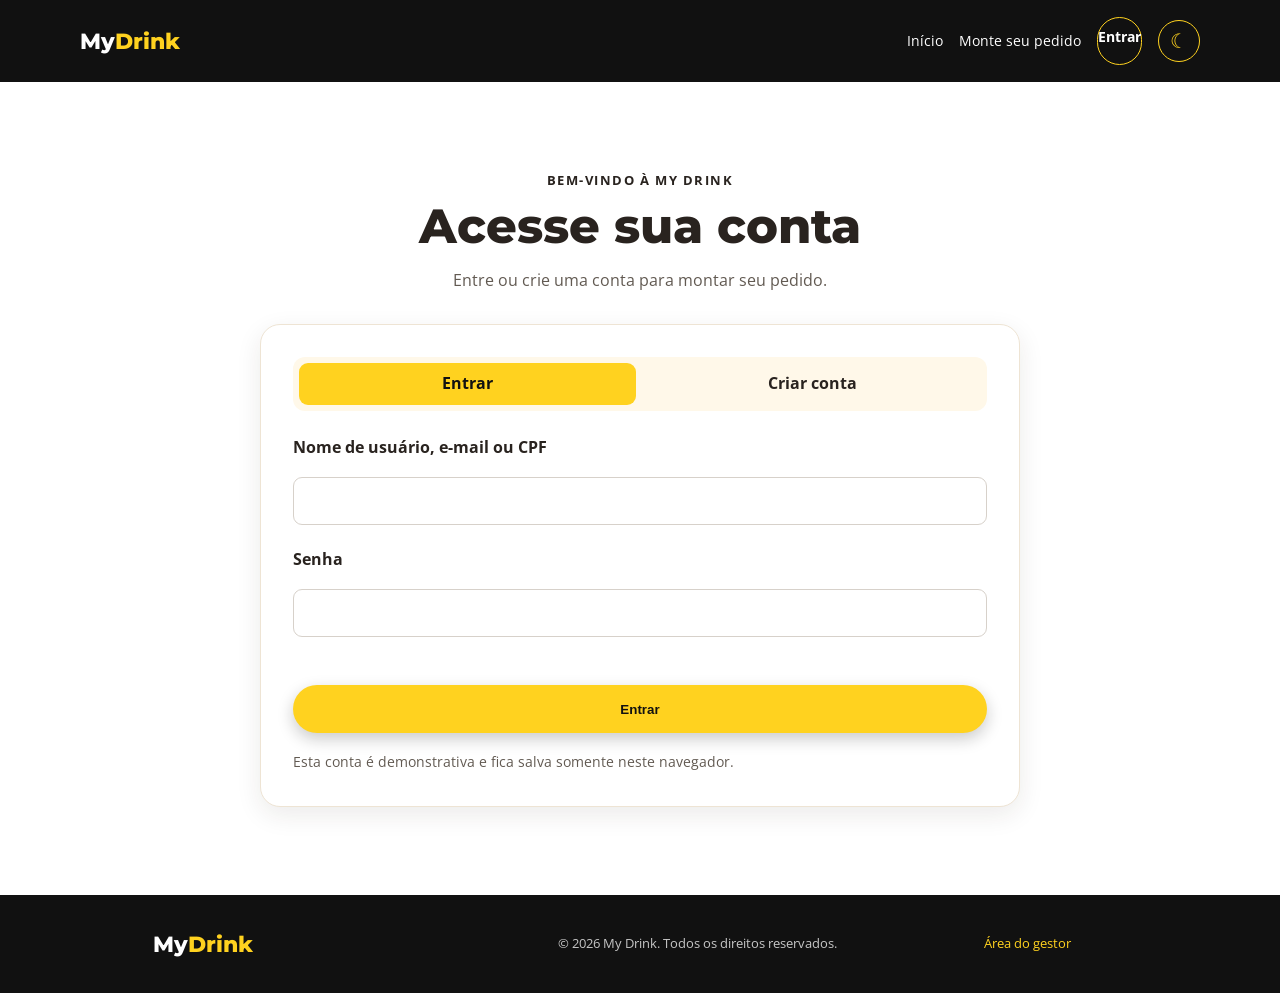
<file: auth.html>
<!DOCTYPE html>
<html lang="pt-BR">
<head>
  <meta charset="UTF-8">
  <meta name="viewport" content="width=device-width, initial-scale=1.0">
  <meta name="description" content="Entre ou crie sua conta My Drink.">
  <title>Entrar ou criar conta | My Drink</title>
  <script src="storage.js"></script>
  <link rel="preconnect" href="https://fonts.googleapis.com">
  <link rel="preconnect" href="https://fonts.gstatic.com" crossorigin>
  <link href="https://fonts.googleapis.com/css2?family=Montserrat:wght@600;700;800&family=Open+Sans:wght@400;600;700&display=swap" rel="stylesheet">
  <link rel="stylesheet" href="style.css">
  <script src="script.js" defer></script>
  <script src="auth.js" defer></script>
</head>
<body>
  <header class="site-header">
    <nav class="navigation container" aria-label="Navegação principal">
      <a class="brand" href="index.html" aria-label="My Drink - início">My<span>Drink</span></a>
      <button class="menu-toggle" type="button" aria-label="Abrir menu" aria-expanded="false" aria-controls="menu-principal">
        <span></span><span></span><span></span>
      </button>
      <ul class="nav-links" id="menu-principal">
        <li><a href="index.html">Início</a></li>
        <li><a class="order-link" href="pedido.html">Monte seu pedido</a></li>
        <li data-customer-menu></li>
        <li><button class="theme-toggle" type="button" data-theme-toggle aria-label="Alternar tema"></button></li>
      </ul>
    </nav>
  </header>

  <main class="page-main">
    <section class="section section-light" aria-labelledby="auth-title">
      <div class="container auth-layout">
        <div class="section-heading">
          <p class="eyebrow">Bem-vindo à My Drink</p>
          <h1 class="page-title" id="auth-title">Acesse sua conta</h1>
          <p>Entre ou crie uma conta para montar seu pedido.</p>
        </div>

        <div class="auth-card">
          <div class="auth-tabs" role="tablist" aria-label="Acesso à conta">
            <button class="auth-tab is-active" id="tab-login" type="button" role="tab" tabindex="0" aria-selected="true" aria-controls="panel-login">Entrar</button>
            <button class="auth-tab" id="tab-register" type="button" role="tab" tabindex="-1" aria-selected="false" aria-controls="panel-register">Criar conta</button>
          </div>

          <section class="auth-panel" id="panel-login" role="tabpanel" aria-labelledby="tab-login">
            <form id="login-form" novalidate>
              <label for="login-credential">Nome de usuário, e-mail ou CPF</label>
              <input id="login-credential" name="credential" autocomplete="username" required aria-describedby="login-error">
              <label for="login-password">Senha</label>
              <input id="login-password" name="password" type="password" autocomplete="current-password" required aria-describedby="login-error">
              <p class="form-message" id="login-error" role="alert" aria-live="polite"></p>
              <button class="button button-primary form-submit" type="submit">Entrar</button>
            </form>
          </section>

          <section class="auth-panel" id="panel-register" role="tabpanel" aria-labelledby="tab-register" hidden>
            <form id="register-form" novalidate>
              <label for="register-name">Nome completo</label>
              <input id="register-name" name="name" autocomplete="name" required aria-describedby="register-error">
              <label for="register-username">Nome de usuário</label>
              <input id="register-username" name="username" autocomplete="username" minlength="3" maxlength="24" pattern="[A-Za-z0-9._-]{3,24}" required aria-describedby="register-username-help register-error">
              <p class="field-help" id="register-username-help">Use de 3 a 24 letras sem acento, números, ponto, hífen ou sublinhado. Você poderá entrar com esse nome.</p>
              <label for="register-cpf">CPF</label>
              <input id="register-cpf" name="cpf" inputmode="numeric" autocomplete="off" placeholder="000.000.000-00" maxlength="14" required aria-describedby="register-error">
              <label for="register-phone">Telefone / WhatsApp</label>
              <input id="register-phone" name="phone" type="tel" inputmode="tel" autocomplete="tel" placeholder="(00) 00000-0000" maxlength="15" required aria-describedby="register-error">
              <label for="register-email">E-mail</label>
              <input id="register-email" name="email" type="email" autocomplete="email" required aria-describedby="register-error">
              <label for="register-birthdate">Data de nascimento</label>
              <input id="register-birthdate" name="birthdate" type="date" autocomplete="bday" required aria-describedby="register-error">
              <label for="register-password">Senha (mínimo 6 caracteres)</label>
              <input id="register-password" name="password" type="password" autocomplete="new-password" minlength="6" required aria-describedby="register-error">
              <label for="register-confirm">Confirme a senha</label>
              <input id="register-confirm" name="confirm" type="password" autocomplete="new-password" minlength="6" required aria-describedby="register-error">
              <p class="form-message" id="register-error" role="alert" aria-live="polite"></p>
              <button class="button button-primary form-submit" type="submit">Criar conta</button>
            </form>
          </section>
          <p class="demo-notice">Esta conta é demonstrativa e fica salva somente neste navegador.</p>
        </div>
      </div>
    </section>
  </main>

  <footer class="site-footer">
    <div class="container footer-content">
      <a class="brand brand-footer" href="index.html">My<span>Drink</span></a>
      <p class="copyright">© <span id="current-year">2026</span> My Drink. Todos os direitos reservados.</p>
      <a class="manager-footer-link" href="gestor-login.html">Área do gestor</a>
    </div>
  </footer>
</body>
</html>
</file>
<file: style.css>
:root {
  color-scheme: light;
  --color-brand: #ffd21f;
  --color-brand-hover: #e6bd00;
  --color-brand-pale: #fff7cf;
  --color-black: #111111;
  --color-white: #ffffff;
  --color-cream: #fff8e9;
  --color-text: #29231f;
  --color-muted: #625a52;
  --color-ice-pale: #f2f5ee;
  --color-acai-pale: #f1eafa;
  --color-page: #ffffff;
  --color-section: #fff8e9;
  --color-surface: #ffffff;
  --color-input: #ffffff;
  --color-border: #eee4d4;
  --color-border-muted: #d7d1ca;
  --color-disabled-text: #8a8178;
  --color-open-bg: #e4f4e8;
  --color-open-text: #155b2b;
  --color-closed-bg: #fff0ef;
  --color-closed-text: #8d1018;
  --color-stock-low-bg: #fff4d1;
  --color-stock-low-text: #634900;
  --color-stock-zero-bg: #ffe3e0;
  --color-stock-zero-text: #8d1018;
  --color-green: #168a47;
  --color-green-dark: #116f39;
  --color-hero-start: #292929;
  --color-hero-overlay: rgba(0, 0, 0, 0.82);
  --color-hero-overlay-soft: rgba(0, 0, 0, 0.38);
  --color-stamp-shadow: rgba(17, 17, 17, 0.35);
  --color-button-shadow: rgba(17, 17, 17, 0.22);
  --color-card-shadow: rgba(45, 28, 17, 0.09);
  --color-card-shadow-hover: rgba(45, 28, 17, 0.16);
  --color-placeholder-glow: rgba(255, 210, 31, 0.32);
  --color-placeholder-shadow: rgba(0, 0, 0, 0.25);
  --color-border-accent: rgba(17, 17, 17, 0.18);
  --color-footer-muted: rgba(255, 255, 255, 0.76);
  --color-float-shadow: rgba(0, 0, 0, 0.2);
  --color-dialog-backdrop: rgba(0, 0, 0, 0.88);
  --color-dialog-control-border: rgba(255, 255, 255, 0.55);
  --color-hero-text: rgba(255, 255, 255, 0.94);
  --color-transparent: transparent;
  --color-stock-drinks: #ffd21f;
  --color-stock-ice: #b99a39;
  --color-stock-acai: #7651a5;
  --color-chart-track: #393939;
  --color-chart-bar: #ffd21f;
  --color-danger: #b42318;
  --color-danger-bg: #b42318;
  --color-error-bg: #fff0ef;
  --color-error-text: #8d1018;
  --color-notice-bg: #fff4d1;
  --color-notice-text: #634900;
  --color-focus: #111111;
  --color-button-border: #111111;
  --font-heading: "Montserrat", sans-serif;
  --font-body: "Open Sans", sans-serif;
  --content-width: 1120px;
  --header-height: 76px;
}

[data-theme="dark"] {
  color-scheme: dark;
  --color-black: #111111;
  --color-page: #202124;
  --color-section: #292b2e;
  --color-surface: #303236;
  --color-input: #25272a;
  --color-text: #f4f4f4;
  --color-muted: #c4c7cc;
  --color-brand-pale: #49421f;
  --color-ice-pale: #303630;
  --color-acai-pale: #3b3048;
  --color-border: #484b50;
  --color-border-muted: #5e6268;
  --color-disabled-text: #b9bfc5;
  --color-open-bg: #21432d;
  --color-open-text: #b6ebc4;
  --color-closed-bg: #49282b;
  --color-closed-text: #ffc0c0;
  --color-stock-low-bg: #473b1f;
  --color-stock-low-text: #ffe38a;
  --color-stock-zero-bg: #4b2929;
  --color-stock-zero-text: #ffc0c0;
  --color-card-shadow: rgba(0, 0, 0, 0.22);
  --color-card-shadow-hover: rgba(0, 0, 0, 0.38);
  --color-border-accent: rgba(255, 210, 31, 0.4);
  --color-chart-track: #484b50;
  --color-notice-bg: #473b1f;
  --color-notice-text: #ffe38a;
  --color-error-bg: #49282b;
  --color-error-text: #ffc0c0;
  --color-danger: #ff8a80;
  --color-focus: #ffd21f;
  --color-button-border: #ffd21f;
}

* {
  box-sizing: border-box;
}

html {
  scroll-behavior: smooth;
  scroll-padding-top: calc(var(--header-height) + 16px);
}

body {
  margin: 0;
  color: var(--color-text);
  background: var(--color-page);
  font-family: var(--font-body);
  line-height: 1.6;
  transition: background-color 200ms ease, color 200ms ease;
}

img {
  display: block;
  max-width: 100%;
}

a {
  color: inherit;
}

button,
a {
  -webkit-tap-highlight-color: var(--color-transparent);
}

button:focus-visible,
a:focus-visible {
  outline: 3px solid var(--color-focus);
  outline-offset: 3px;
}

.site-header :focus-visible,
.hero :focus-visible,
.site-footer :focus-visible,
.instagram-card :focus-visible,
.lightbox :focus-visible {
  outline-color: var(--color-brand);
}

.container {
  width: min(100% - 40px, var(--content-width));
  margin-inline: auto;
}

.site-header {
  position: fixed;
  z-index: 20;
  inset: 0 0 auto;
  --header-height: 76px;
  background: var(--color-black);
  color: var(--color-white);
  transition: box-shadow 180ms ease;
}

.site-header.is-scrolled {
  --header-height: 62px;
  box-shadow: 0 5px 18px var(--color-float-shadow);
}

.navigation {
  display: flex;
  min-height: var(--header-height);
  align-items: center;
  justify-content: space-between;
  transition: min-height 180ms ease;
}

.brand {
  color: var(--color-white);
  font-family: var(--font-heading);
  font-size: 1.35rem;
  font-weight: 800;
  text-decoration: none;
}

.brand span {
  color: var(--color-brand);
}

.menu-toggle {
  display: grid;
  width: 44px;
  height: 44px;
  align-content: center;
  justify-items: center;
  gap: 5px;
  border: 0;
  border-radius: 8px;
  background: var(--color-transparent);
  cursor: pointer;
}

.menu-toggle span {
  width: 24px;
  height: 2px;
  border-radius: 2px;
  background: var(--color-white);
}

.nav-links {
  position: absolute;
  top: var(--header-height);
  right: 0;
  left: 0;
  display: none;
  margin: 0;
  padding: 12px 20px 20px;
  list-style: none;
  background: var(--color-black);
}

.nav-links.is-open {
  display: grid;
  gap: 4px;
}

.nav-links a {
  display: block;
  padding: 10px 0;
  color: var(--color-white);
  font-size: 0.95rem;
  text-decoration: none;
  transition: color 160ms ease;
}

.nav-links a:hover,
.nav-links a:focus-visible,
.nav-links a.is-active {
  color: var(--color-brand);
}

main {
  padding-top: var(--header-height);
}

.hero {
  position: relative;
  display: flex;
  min-height: min(650px, calc(100svh - var(--header-height)));
  align-items: center;
  overflow: hidden;
  background-color: var(--color-black);
  background-image:
    linear-gradient(90deg, var(--color-hero-overlay), var(--color-hero-overlay-soft)),
    url("images/fachada.jpg"),
    linear-gradient(135deg, var(--color-hero-start), var(--color-black));
  background-position: center;
  background-size: cover;
  color: var(--color-white);
}

.hero-content {
  position: relative;
  padding-block: 70px;
}

.eyebrow {
  margin: 0 0 10px;
  color: var(--color-text);
  font-size: 0.8rem;
  font-weight: 700;
  letter-spacing: 0.12em;
  text-transform: uppercase;
}

.hero .eyebrow {
  color: var(--color-brand);
}

h1,
h2,
h3 {
  margin-top: 0;
  font-family: var(--font-heading);
  line-height: 1.2;
}

h1 {
  max-width: 760px;
  margin-bottom: 14px;
  font-size: clamp(2.8rem, 11vw, 5.2rem);
  font-weight: 800;
}

h2 {
  margin-bottom: 18px;
  font-size: clamp(1.8rem, 7vw, 2.5rem);
  font-weight: 800;
}

h3 {
  margin-bottom: 8px;
  font-size: 1.15rem;
}

.hero-copy {
  max-width: 520px;
  margin: 0 0 22px;
  color: var(--color-hero-text);
  font-size: 1.05rem;
}

.factory-stamp {
  display: grid;
  width: 150px;
  min-height: 68px;
  place-content: center;
  margin-bottom: 24px;
  border: 2px dashed var(--color-black);
  border-radius: 10px 24px 10px 24px;
  background: var(--color-brand);
  box-shadow: 4px 5px 0 var(--color-stamp-shadow);
  color: var(--color-black);
  line-height: 1.1;
  text-align: center;
  transform: rotate(-3deg);
}

.factory-stamp span {
  font-size: 0.75rem;
  font-weight: 700;
  text-transform: uppercase;
}

.factory-stamp strong {
  font-family: var(--font-heading);
  font-size: 1.2rem;
  text-transform: uppercase;
}

.button {
  display: inline-flex;
  min-height: 48px;
  align-items: center;
  justify-content: center;
  padding: 12px 22px;
  border: 0;
  border-radius: 999px;
  font-weight: 700;
  text-align: center;
  text-decoration: none;
  transition: background-color 160ms ease, transform 160ms ease, box-shadow 160ms ease;
}

.button:hover {
  transform: translateY(-2px);
}

.button-primary {
  background: var(--color-brand);
  box-shadow: 0 6px 16px var(--color-button-shadow);
  color: var(--color-black);
}

.hero .button-primary {
  border: 2px solid var(--color-black);
}

.button-primary:hover {
  background: var(--color-brand-hover);
}

.opening-badge {
  display: inline-flex;
  min-height: 36px;
  align-items: center;
  margin-left: 10px;
  padding: 6px 12px;
  border-radius: 999px;
  background: var(--color-white);
  color: var(--color-text);
  font-size: 0.85rem;
  font-weight: 700;
}

.opening-badge[hidden] {
  display: none;
}

.opening-badge.is-open {
  background: var(--color-open-bg);
  color: var(--color-open-text);
}

.opening-badge.is-closed {
  background: var(--color-closed-bg);
  color: var(--color-closed-text);
}

.marquee {
  overflow: hidden;
  padding-block: 12px;
  border-bottom: 2px solid var(--color-brand);
  background: var(--color-black);
  color: var(--color-brand);
  font-family: var(--font-heading);
  font-size: 0.95rem;
  font-weight: 800;
  letter-spacing: 0.08em;
}

.marquee-track {
  display: flex;
  width: max-content;
  animation: marquee-scroll 24s linear infinite;
}

.marquee-track span {
  flex: 0 0 auto;
  padding-inline: 24px;
  white-space: nowrap;
}

.marquee-track b {
  padding-inline: 8px;
  color: var(--color-white);
}

@keyframes marquee-scroll {
  to {
    transform: translateX(-50%);
  }
}

.section {
  padding-block: 72px;
  scroll-margin-top: calc(var(--header-height) + 10px);
}

.section-light {
  background: var(--color-page);
}

.section-soft {
  background: var(--color-section);
}

.about-content {
  max-width: 800px;
  margin-inline: auto;
  text-align: center;
}

.about-content > p:last-child {
  margin-bottom: 0;
  color: var(--color-muted);
  font-size: 1.05rem;
}

.section-heading {
  margin-bottom: 30px;
  text-align: center;
}

.section-heading .eyebrow {
  margin-bottom: 8px;
}

.section-heading h2 {
  margin-bottom: 10px;
}

.section-heading > p:last-child:not(.eyebrow) {
  margin: 0;
  color: var(--color-muted);
}

.product-grid,
.contact-grid {
  display: grid;
  gap: 20px;
}

.product-card,
.contact-card {
  overflow: hidden;
  border-radius: 18px;
  background: var(--color-surface);
  box-shadow: 0 8px 26px var(--color-card-shadow);
  transition: box-shadow 180ms ease, transform 180ms ease;
}

.product-card {
  border-top: 5px solid var(--color-brand);
}

.product-card--drinks .card-copy {
  background: var(--color-brand-pale);
}

.product-card--ice {
  border-color: var(--color-stock-ice);
}

.product-card--ice .card-copy {
  background: var(--color-ice-pale);
}

.product-card--acai {
  border-color: var(--color-stock-acai);
}

.product-card--acai .card-copy {
  background: var(--color-acai-pale);
}

.product-card--drinks .image-frame,
.product-card--ice .image-frame,
.product-card--acai .image-frame {
  aspect-ratio: 4 / 5;
  min-height: 0;
}

.product-card--drinks .image-frame img,
.product-card--ice .image-frame img,
.product-card--acai .image-frame img {
  height: 100%;
  object-fit: cover;
  object-position: center;
}

.product-card:hover {
  box-shadow: 0 16px 34px var(--color-card-shadow-hover);
  transform: translateY(-5px);
}

.image-frame {
  position: relative;
  display: block;
  min-height: 180px;
  overflow: hidden;
  background: linear-gradient(135deg, var(--color-black), var(--color-hero-start));
}

.image-frame img {
  width: 100%;
  height: 210px;
  object-fit: cover;
}

.image-frame.is-missing img {
  opacity: 0;
}

.image-placeholder {
  position: absolute;
  inset: 0;
  display: none;
  place-items: center;
  background:
    radial-gradient(circle at 75% 25%, var(--color-placeholder-glow), var(--color-transparent) 28%),
    linear-gradient(135deg, var(--color-black), var(--color-hero-start));
  color: var(--color-brand);
  font-family: var(--font-heading);
  font-size: 1rem;
  font-weight: 800;
  letter-spacing: 0.04em;
  text-shadow: 0 2px 6px var(--color-placeholder-shadow);
}

.image-frame.is-missing .image-placeholder {
  display: grid;
}

.card-copy {
  min-height: 132px;
  padding: 20px;
}

.card-copy p,
.contact-card p {
  margin: 0;
  color: var(--color-muted);
}

.store-hours {
  display: grid;
  gap: 7px;
}

.store-hours .hours-note {
  margin-top: 3px;
}

.contact-opening-badge,
.store-opening-badge,
.manager-opening-badge {
  width: fit-content;
  margin: 4px 0 0;
}

.gallery-grid {
  display: grid;
  grid-template-columns: repeat(2, minmax(0, 1fr));
  gap: 12px;
}

.gallery-trigger {
  min-width: 0;
  padding: 0;
  overflow: hidden;
  border: 0;
  border-radius: 14px;
  background: var(--color-transparent);
  cursor: pointer;
  text-align: left;
}

.gallery-trigger .image-frame {
  min-height: 0;
  aspect-ratio: 1 / 1;
  border-radius: 14px;
}

.gallery-trigger .image-frame img {
  width: 100%;
  height: 100%;
  aspect-ratio: 1 / 1;
  transition: transform 200ms ease;
}

.gallery-trigger:not(:disabled):hover img {
  transform: scale(1.04);
}

.gallery-trigger:disabled {
  cursor: default;
}

.contact-card {
  min-height: 130px;
  padding: 22px;
  border-top: 4px solid var(--color-brand);
}

.contact-card h3 {
  display: flex;
  align-items: center;
  gap: 9px;
  margin-bottom: 10px;
}

.icon {
  width: 22px;
  height: 22px;
  flex: 0 0 auto;
  fill: none;
  stroke: currentColor;
  stroke-linecap: round;
  stroke-linejoin: round;
  stroke-width: 1.8;
}

.contact-card:nth-child(2) .icon,
.whatsapp-float .icon {
  fill: none;
}

.icon-large {
  width: 40px;
  height: 40px;
  color: var(--color-text);
}

.location-layout {
  display: grid;
  gap: 28px;
  align-items: center;
}

.location-copy > p:not(.eyebrow) {
  color: var(--color-muted);
}

.address {
  font-weight: 700;
}

.directions-link {
  margin-top: 8px;
}

.map-embed {
  display: grid;
  min-height: 280px;
  overflow: hidden;
  border: 1px solid var(--color-border-accent);
  border-radius: 18px;
  background: var(--color-surface);
}

.map-embed iframe {
  display: block;
  width: 100%;
  height: 280px;
  min-height: 280px;
  border: 0;
}

.map-embed iframe[hidden],
.map-fallback[hidden] {
  display: none;
}

.map-fallback {
  display: grid;
  min-height: 278px;
  align-content: center;
  justify-items: center;
  gap: 12px;
  padding: 22px;
  color: var(--color-text);
  text-align: center;
}

.map-fallback p {
  margin: 0;
}

.map-fallback-address {
  font-weight: 700;
}

.instagram-section {
  padding-block: clamp(36px, 7vw, 76px);
  background: var(--color-section);
}

.instagram-card {
  display: grid;
  justify-items: center;
  gap: 12px;
  overflow: hidden;
  padding: clamp(28px, 7vw, 58px) 20px;
  border-radius: 24px;
  background: linear-gradient(125deg, var(--color-black), #292929 58%, var(--color-black));
  box-shadow: 0 14px 34px var(--color-card-shadow-hover);
  color: var(--color-white);
  text-align: center;
}

.instagram-logo {
  width: 48px;
  height: 48px;
  color: var(--color-brand);
}

.instagram-eyebrow,
.instagram-copy,
.instagram-card h2 {
  margin: 0;
}

.instagram-eyebrow {
  font-size: 0.82rem;
  font-weight: 700;
  letter-spacing: 0.08em;
  text-transform: uppercase;
}

.instagram-card h2 {
  max-width: 22ch;
  font-size: clamp(1.55rem, 5vw, 2.4rem);
  line-height: 1.2;
}

.instagram-handle {
  color: var(--color-brand);
  font-family: var(--font-heading);
  font-size: clamp(1.55rem, 6vw, 2.5rem);
  font-weight: 800;
  line-height: 1.2;
  text-decoration: none;
}

.instagram-handle:hover {
  text-decoration: underline;
  text-underline-offset: 5px;
}

.instagram-copy {
  color: var(--color-hero-text);
}

.instagram-button {
  display: inline-flex;
  min-height: 48px;
  align-items: center;
  justify-content: center;
  gap: 9px;
  margin-top: 6px;
  padding: 10px 20px;
  border: 2px solid var(--color-brand);
  border-radius: 999px;
  background: var(--color-brand);
  color: var(--color-black);
  font-weight: 800;
  text-decoration: none;
  transition: transform 180ms ease, box-shadow 180ms ease, background-color 180ms ease;
}

.instagram-button:hover {
  transform: translateY(-2px);
  background: var(--color-cream);
  box-shadow: 0 8px 18px var(--color-stamp-shadow);
}

.instagram-button .icon {
  width: 20px;
  height: 20px;
}

.footer-store-info {
  display: grid;
  gap: 4px;
  color: var(--color-footer-muted);
  font-size: 0.9rem;
}

.footer-store-info p {
  margin: 0;
}

.site-footer {
  padding-block: 32px;
  background: var(--color-black);
  color: var(--color-white);
}

.footer-content {
  display: grid;
  justify-items: center;
  gap: 18px;
  text-align: center;
}

.social-links {
  display: grid;
  gap: 10px;
}

.social-links a {
  display: inline-flex;
  align-items: center;
  justify-content: center;
  gap: 8px;
  color: var(--color-white);
  font-size: 0.9rem;
  text-decoration: none;
}

.social-links .icon {
  width: 19px;
  height: 19px;
  color: var(--color-brand);
}

.social-links span {
  color: var(--color-brand);
}

.copyright {
  margin: 0;
  color: var(--color-footer-muted);
  font-size: 0.82rem;
}

.whatsapp-float {
  position: fixed;
  z-index: 15;
  right: 18px;
  bottom: 18px;
  display: inline-flex;
  min-height: 50px;
  align-items: center;
  justify-content: center;
  gap: 8px;
  padding: 0 18px;
  border: 2px solid var(--color-white);
  border-radius: 999px;
  background: var(--color-green);
  box-shadow: 0 5px 18px var(--color-float-shadow);
  color: var(--color-white);
  font-size: 0.9rem;
  font-weight: 700;
  text-decoration: none;
  transition: background-color 160ms ease, transform 160ms ease;
}

.whatsapp-float:hover {
  background: var(--color-green-dark);
  transform: translateY(-2px);
}

.whatsapp-float .icon {
  width: 21px;
  height: 21px;
}

.order-layout {
  display: grid;
  gap: 24px;
  max-width: 900px;
  margin-inline: auto;
}

.order-options {
  overflow: hidden;
  border: 1px solid var(--color-border);
  border-radius: 18px;
  background: var(--color-surface);
}

.order-item {
  display: flex;
  min-height: 72px;
  align-items: center;
  justify-content: space-between;
  gap: 16px;
  padding: 14px 18px;
}

.order-item + .order-item {
  border-top: 1px solid var(--color-border);
}

.order-item > span {
  font-weight: 700;
}

.quantity-control {
  display: inline-flex;
  align-items: center;
  gap: 12px;
}

.quantity-button {
  display: grid;
  width: 36px;
  height: 36px;
  place-items: center;
  border: 1px solid var(--color-black);
  border-radius: 50%;
  background: var(--color-input);
  color: var(--color-text);
  cursor: pointer;
  font-size: 1.25rem;
  font-weight: 700;
  line-height: 1;
}

.quantity-button:hover:not(:disabled) {
  background: var(--color-brand);
  color: var(--color-black);
}

.quantity-button:disabled {
  border-color: var(--color-border-muted);
  color: var(--color-disabled-text);
  cursor: not-allowed;
}

.quantity-value {
  min-width: 1.5ch;
  font-weight: 700;
  text-align: center;
}

.order-summary {
  padding: 22px;
  border-radius: 18px;
  background: var(--color-section);
}

.order-summary h3 {
  margin-bottom: 10px;
}

.summary-copy {
  min-height: 52px;
  margin: 0 0 18px;
  color: var(--color-muted);
  white-space: pre-line;
}

.order-send[aria-disabled="true"] {
  background: var(--color-disabled-text);
  box-shadow: none;
  cursor: not-allowed;
  pointer-events: none;
}

.lightbox {
  width: min(100% - 24px, 1000px);
  max-width: none;
  max-height: min(90vh, 900px);
  padding: 0;
  overflow: visible;
  border: 0;
  border-radius: 18px;
  background: var(--color-transparent);
}

.lightbox::backdrop {
  background: var(--color-dialog-backdrop);
}

.lightbox-content {
  position: relative;
  display: grid;
  min-height: 260px;
  grid-template-columns: 48px minmax(0, 1fr) 48px;
  align-items: center;
  gap: 10px;
  padding: 48px 12px 18px;
  border-radius: 18px;
  background: var(--color-black);
  color: var(--color-white);
}

.lightbox-figure {
  min-width: 0;
  margin: 0;
  text-align: center;
}

.lightbox-image {
  width: 100%;
  max-height: min(72vh, 740px);
  margin-inline: auto;
  object-fit: contain;
}

.lightbox-caption {
  padding-top: 10px;
  color: var(--color-white);
}

.lightbox-close,
.lightbox-nav {
  display: grid;
  width: 42px;
  height: 42px;
  place-items: center;
  border: 1px solid var(--color-dialog-control-border);
  border-radius: 50%;
  background: var(--color-black);
  color: var(--color-white);
  cursor: pointer;
  font-size: 1.6rem;
  line-height: 1;
}

.lightbox-close {
  position: absolute;
  top: 10px;
  right: 10px;
}

.lightbox-nav:hover,
.lightbox-close:hover {
  border-color: var(--color-brand);
  color: var(--color-brand);
}

.reveal {
  opacity: 0;
  transform: translateY(18px);
  transition: opacity 450ms ease, transform 450ms ease;
}

.reveal.is-visible {
  opacity: 1;
  transform: translateY(0);
}

.page-main {
  min-height: calc(100vh - var(--header-height));
  padding-top: var(--header-height);
}

.page-title {
  margin-bottom: 12px;
  font-size: clamp(2rem, 7vw, 3rem);
}

.subsection-title {
  margin-bottom: 18px;
  font-size: clamp(1.3rem, 4vw, 1.8rem);
}

.theme-toggle {
  display: grid;
  width: 42px;
  height: 42px;
  place-items: center;
  border: 1px solid var(--color-brand);
  border-radius: 50%;
  background: var(--color-black);
  color: var(--color-brand);
  cursor: pointer;
  font-size: 1.25rem;
  line-height: 1;
}

.customer-menu {
  position: relative;
}

.button-outline {
  border: 1px solid var(--color-button-border);
  background: var(--color-surface);
  color: var(--color-text);
}

.button-outline:hover {
  border-color: var(--color-black);
  background: var(--color-brand);
  color: var(--color-black);
}

.nav-links .button-outline {
  border-color: var(--color-brand);
  background: var(--color-black);
  color: var(--color-white);
}

.nav-links .button-outline:hover {
  background: var(--color-brand);
  color: var(--color-black);
}

.account-trigger {
  display: inline-flex;
  min-height: 42px;
  align-items: center;
  gap: 8px;
  padding: 3px 8px;
  border: 1px solid var(--color-brand);
  border-radius: 999px;
  background: var(--color-black);
  color: var(--color-white);
  cursor: pointer;
}

.account-avatar {
  display: grid;
  width: 34px;
  height: 34px;
  place-items: center;
  overflow: hidden;
  border-radius: 50%;
  background: var(--color-brand);
  color: var(--color-black);
  font-weight: 800;
  object-fit: cover;
}

.account-display-name {
  max-width: 100px;
  overflow: hidden;
  text-overflow: ellipsis;
  white-space: nowrap;
}

.account-dropdown {
  position: absolute;
  z-index: 25;
  top: calc(100% + 8px);
  right: 0;
  display: grid;
  min-width: 180px;
  padding: 8px;
  border: 1px solid var(--color-border);
  border-radius: 12px;
  background: var(--color-surface);
  box-shadow: 0 8px 26px var(--color-card-shadow-hover);
  color: var(--color-text);
}

.account-dropdown[hidden] {
  display: none;
}

.account-dropdown a,
.account-dropdown button {
  display: block;
  padding: 10px 12px;
  border: 0;
  border-radius: 8px;
  background: var(--color-transparent);
  color: var(--color-text);
  cursor: pointer;
  text-align: left;
  text-decoration: none;
}

.account-dropdown a:hover,
.account-dropdown button:hover {
  background: var(--color-section);
}

.account-error {
  color: var(--color-error-text);
  font-size: 0.8rem;
}

.order-teaser {
  display: grid;
  justify-items: center;
  gap: 14px;
  max-width: 720px;
  margin-inline: auto;
  padding: 28px;
  border: 1px solid var(--color-border);
  border-radius: 18px;
  background: var(--color-surface);
  text-align: center;
}

.order-teaser p {
  margin: 0;
  color: var(--color-muted);
}

.auth-layout {
  max-width: 760px;
  margin-inline: auto;
}

.auth-card,
.profile-card,
.checkout-card,
.product-editor {
  padding: clamp(20px, 4vw, 32px);
  border: 1px solid var(--color-border);
  border-radius: 20px;
  background: var(--color-surface);
  box-shadow: 0 8px 26px var(--color-card-shadow);
}

.auth-tabs {
  display: grid;
  grid-template-columns: repeat(2, 1fr);
  gap: 8px;
  margin-bottom: 24px;
  padding: 6px;
  border-radius: 12px;
  background: var(--color-section);
}

.auth-tab,
.manager-tab {
  min-height: 42px;
  padding: 8px 14px;
  border: 0;
  border-radius: 9px;
  background: var(--color-transparent);
  color: var(--color-text);
  cursor: pointer;
  font: inherit;
  font-weight: 700;
}

.auth-tab.is-active,
.manager-tab.is-active {
  background: var(--color-brand);
  color: var(--color-black);
}

.auth-panel[hidden],
.manager-panel[hidden],
.product-editor[hidden],
.order-confirmation[hidden],
.page-main [hidden] {
  display: none !important;
}

.auth-panel form,
.checkout-card {
  display: grid;
  gap: 12px;
}

.product-copao-fields {
  display: grid;
  gap: 12px;
  margin-top: 16px;
}

.product-copao-fields > div {
  min-width: 0;
}

.product-copao-fields .choice-label {
  align-items: flex-start;
}

.product-copao-fields select {
  margin-top: 5px;
}

form label,
.product-editor label {
  display: block;
  margin-bottom: 5px;
  font-weight: 700;
}

input,
textarea,
select {
  width: 100%;
  min-height: 44px;
  padding: 10px 12px;
  border: 1px solid var(--color-border-muted);
  border-radius: 9px;
  background: var(--color-input);
  color: var(--color-text);
  font: inherit;
}

textarea {
  resize: vertical;
}

input::placeholder,
textarea::placeholder {
  color: var(--color-muted);
  opacity: 0.85;
}

input[readonly],
input:disabled {
  background: var(--color-section);
  color: var(--color-muted);
}

input:focus-visible,
textarea:focus-visible,
select:focus-visible {
  border-color: var(--color-focus);
  outline: 3px solid var(--color-focus);
  outline-offset: 1px;
}

.form-submit {
  width: 100%;
  margin-top: 6px;
}

.form-message {
  min-height: 1.5em;
  margin: 4px 0;
  color: var(--color-error-text);
  font-weight: 700;
}

.form-message:empty {
  min-height: 0;
}

.demo-notice,
.field-help {
  margin: 18px 0 0;
  color: var(--color-muted);
  font-size: 0.88rem;
}

.manager-footer-link {
  color: var(--color-brand);
  font-size: 0.82rem;
  text-decoration: none;
}

.manager-footer-link:hover {
  text-decoration: underline;
}

.visually-hidden {
  position: absolute;
  width: 1px;
  height: 1px;
  padding: 0;
  overflow: hidden;
  clip: rect(0, 0, 0, 0);
  white-space: nowrap;
  clip-path: inset(50%);
}

.profile-layout {
  max-width: 960px;
  margin-inline: auto;
}

.profile-card {
  display: grid;
  gap: 28px;
}

.profile-photo-area {
  display: grid;
  justify-items: center;
  align-content: start;
  gap: 10px;
}

.profile-avatar {
  display: grid;
  width: 120px;
  height: 120px;
  place-items: center;
  overflow: hidden;
  border: 4px solid var(--color-brand);
  border-radius: 50%;
  background: var(--color-brand);
  color: var(--color-black);
}

.profile-photo {
  width: 100%;
  height: 100%;
  object-fit: cover;
}

.profile-initials {
  font-family: var(--font-heading);
  font-size: 3rem;
  font-weight: 800;
}

.file-button {
  cursor: pointer;
}

.field-help {
  margin: 0;
  text-align: center;
}

.form-grid {
  display: grid;
  gap: 14px;
}

.form-grid > div {
  min-width: 0;
}

.form-grid-wide {
  grid-column: 1 / -1;
}

.text-button {
  margin-top: 6px;
  padding: 3px 0;
  border: 0;
  background: var(--color-transparent);
  color: var(--color-text);
  cursor: pointer;
  font: inherit;
  font-size: 0.9rem;
  font-weight: 700;
  text-decoration: underline;
}

.password-fieldset,
.checkout-card fieldset {
  min-width: 0;
  margin: 22px 0;
  padding: 16px;
  border: 1px solid var(--color-border);
  border-radius: 12px;
}

.password-fieldset legend,
.checkout-card legend {
  padding-inline: 8px;
  font-weight: 700;
}

.password-fieldset .form-grid {
  margin-top: 8px;
}

.button-row {
  display: flex;
  flex-wrap: wrap;
  align-items: center;
  gap: 10px;
}

.button-secondary {
  border: 1px solid var(--color-button-border);
  background: var(--color-surface);
  color: var(--color-text);
}

.button-secondary:hover {
  background: var(--color-brand);
  color: var(--color-black);
}

.button-danger {
  border: 1px solid var(--color-danger-bg);
  background: var(--color-danger-bg);
  color: var(--color-white);
}

.danger-text {
  color: var(--color-danger);
}

.customer-orders,
.manager-list {
  display: grid;
  gap: 14px;
}

.order-history-card,
.manager-card,
.metric-card,
.catalog-card {
  padding: 18px;
  border: 1px solid var(--color-border);
  border-radius: 14px;
  background: var(--color-surface);
  box-shadow: 0 5px 18px var(--color-card-shadow);
}

.order-history-heading,
.manager-card-heading,
.panel-heading,
.manager-heading {
  display: flex;
  flex-wrap: wrap;
  align-items: center;
  justify-content: space-between;
  gap: 12px;
}

.order-history-heading h3,
.manager-card-heading h3 {
  margin: 0;
  overflow-wrap: anywhere;
}

.order-history-card ul,
.manager-card ul {
  padding-left: 22px;
}

.order-history-total {
  margin-bottom: 0;
  font-weight: 700;
}

.status-pill,
.example-tag,
.stock-label,
.catalog-category {
  display: inline-flex;
  align-items: center;
  width: fit-content;
  padding: 4px 10px;
  border-radius: 999px;
  background: var(--color-section);
  color: var(--color-text);
  font-size: 0.8rem;
  font-weight: 700;
}

.status-recebido,
.status-em-preparo {
  background: var(--color-notice-bg);
  color: var(--color-notice-text);
}

.status-pronto,
.status-entregue {
  background: var(--color-open-bg);
  color: var(--color-open-text);
}

.status-cancelado {
  background: var(--color-closed-bg);
  color: var(--color-closed-text);
}

.example-tag {
  background: var(--color-acai-pale);
}

.empty-state {
  margin: 0;
  padding: 20px;
  border: 1px dashed var(--color-border-muted);
  border-radius: 12px;
  color: var(--color-muted);
  text-align: center;
}

.order-page-layout {
  max-width: 1100px;
  margin-inline: auto;
}

.copao-builder {
  display: grid;
  gap: 16px;
  margin-bottom: 28px;
  padding: clamp(18px, 4vw, 28px);
  border: 1px solid var(--color-border-accent);
  border-top: 5px solid var(--color-stock-acai);
  border-radius: 18px;
  background: var(--color-acai-pale);
  box-shadow: 0 8px 26px var(--color-card-shadow);
}

.copao-heading .eyebrow {
  margin: 0 0 4px;
}

.copao-heading .subsection-title {
  margin: 0 0 6px;
}

.copao-heading > p:last-child {
  margin: 0;
  color: var(--color-muted);
}

.copao-fields {
  display: grid;
  gap: 14px;
}

.catalog-filters,
.stock-filters {
  display: grid;
  gap: 10px;
  margin-bottom: 18px;
}

.catalog-category-buttons {
  display: flex;
  gap: 8px;
  overflow-x: auto;
  padding-block: 4px;
  scrollbar-width: thin;
}

.catalog-category-button {
  flex: 0 0 auto;
  min-height: 40px;
  padding: 8px 14px;
  border: 1px solid var(--color-border-muted);
  border-radius: 999px;
  background: var(--color-surface);
  color: var(--color-text);
  cursor: pointer;
  font: inherit;
  font-weight: 700;
}

.catalog-category-button.is-active,
.catalog-category-button[aria-pressed="true"] {
  border-color: var(--color-brand);
  background: var(--color-brand);
  color: var(--color-black);
}

.restricted-product {
  color: var(--color-danger);
  font-size: 0.86rem;
  font-weight: 700;
}

.copao-fields > div {
  min-width: 0;
}

.copao-fields label {
  display: block;
  margin-bottom: 5px;
  font-weight: 700;
}

.copao-fields select {
  width: 100%;
}

.copao-preview {
  min-height: 48px;
  margin: 0;
  padding: 12px 14px;
  border-radius: 12px;
  background: var(--color-surface);
  color: var(--color-text);
  font-weight: 700;
}

.copao-actions {
  display: flex;
  flex-wrap: wrap;
  align-items: center;
  gap: 14px;
}

.copao-feedback {
  margin: 0;
  color: var(--color-muted);
  font-weight: 700;
}

.copao-feedback:empty {
  display: none;
}

.store-info-card,
.hours-manager-card {
  display: flex;
  flex-wrap: wrap;
  align-items: center;
  justify-content: space-between;
  gap: 12px;
  padding: 18px;
  border: 1px solid var(--color-border);
  border-radius: 14px;
  background: var(--color-surface);
  box-shadow: 0 5px 18px var(--color-card-shadow);
}

.store-info-card {
  display: grid;
  justify-content: stretch;
  margin-bottom: 24px;
}

.store-info-card p,
.hours-manager-card p {
  margin: 0;
  color: var(--color-muted);
}

.store-opening-badge {
  margin-top: 0;
}

.store-closed-notice {
  padding: 10px 12px;
  border-radius: 10px;
  background: var(--color-notice-bg);
  color: var(--color-notice-text) !important;
  font-weight: 700;
}

.store-closed-notice[hidden] {
  display: none;
}

.hours-manager-card {
  margin-top: 24px;
}

.hours-manager-card h3 {
  margin: 0 0 6px;
}

.order-page-grid {
  display: grid;
  gap: 24px;
}

.order-catalog {
  display: grid;
  gap: 12px;
}

.catalog-card {
  display: grid;
  grid-template-columns: minmax(0, 1fr) auto;
  align-items: center;
  gap: 12px;
}

.catalog-info {
  min-width: 0;
}

.catalog-info h3 {
  margin: 8px 0 4px;
  overflow-wrap: anywhere;
}

.catalog-info p {
  margin: 0;
  color: var(--color-muted);
}

.catalog-details {
  display: grid;
  grid-column: 1 / -1;
  grid-template-columns: minmax(0, 1fr) auto;
  align-items: end;
  gap: 8px 12px;
}

.catalog-option {
  min-width: 0;
}

.catalog-option label {
  display: block;
  margin-bottom: 5px;
  font-size: 0.9rem;
  font-weight: 700;
}

.catalog-option select {
  min-width: 0;
}

.catalog-details .catalog-price {
  align-self: end;
  max-width: 180px;
  text-align: right;
  overflow-wrap: anywhere;
}

.catalog-details .stock-label {
  grid-column: 1 / -1;
}

.catalog-card .stock-label {
  grid-column: 1 / -1;
}

.catalog-card .quantity-control {
  grid-column: 2;
  grid-row: 1;
}

.stock-label.is-empty {
  background: var(--color-stock-zero-bg);
  color: var(--color-stock-zero-text);
}

.checkout-card {
  align-content: start;
}

.checkout-card .subsection-title {
  margin-bottom: 4px;
}

.checkout-summary {
  min-height: 64px;
  color: var(--color-muted);
  white-space: pre-line;
}

.checkout-total {
  margin: 0;
  font-family: var(--font-heading);
  font-size: 1.2rem;
  font-weight: 800;
}

.checkout-card fieldset {
  display: grid;
  gap: 8px;
  margin: 6px 0;
}

.choice-label {
  display: flex;
  align-items: center;
  gap: 9px;
  margin: 0;
  font-weight: 400;
}

.choice-label input {
  width: 18px;
  min-height: 18px;
  accent-color: var(--color-brand);
}

.order-confirmation {
  max-width: 640px;
  margin: 32px auto 0;
  padding: 28px;
  border: 1px solid var(--color-border);
  border-radius: 20px;
  background: var(--color-surface);
  text-align: center;
}

.order-confirmation .button {
  margin: 6px;
}

.confirmation-mark {
  display: grid;
  width: 54px;
  height: 54px;
  place-items: center;
  margin: 0 auto 14px;
  border-radius: 50%;
  background: var(--color-open-bg);
  color: var(--color-open-text);
  font-size: 1.7rem;
  font-weight: 800;
}

.manager-main .section {
  padding-top: 48px;
}

.manager-heading {
  margin-bottom: 20px;
}

.manager-heading h1 {
  margin-bottom: 0;
}

.manager-message {
  min-height: 1.5em;
  margin-bottom: 10px;
  color: var(--color-open-text);
  font-weight: 700;
}

.manager-tabs {
  display: flex;
  gap: 6px;
  margin-bottom: 26px;
  padding: 6px;
  overflow-x: auto;
  border-radius: 12px;
  background: var(--color-section);
}

.manager-tab {
  flex: 0 0 auto;
}

.manager-panel {
  min-width: 0;
  padding-block: 4px 28px;
}

.metric-grid {
  display: grid;
  grid-template-columns: repeat(2, minmax(0, 1fr));
  gap: 12px;
}

.metric-card {
  min-width: 0;
  border-top: 4px solid var(--color-brand);
}

.metric-card h3 {
  color: var(--color-muted);
  font-size: 0.9rem;
}

.metric-card p {
  margin: 0;
  font-family: var(--font-heading);
  font-size: clamp(1.2rem, 4vw, 1.75rem);
  font-weight: 800;
  overflow-wrap: anywhere;
}

.filter-row {
  display: flex;
  flex-wrap: wrap;
  align-items: center;
  gap: 8px;
}

.filter-row label {
  margin: 0;
}

.filter-row select,
.filter-row input {
  width: auto;
  min-width: 130px;
}

.product-editor {
  margin-bottom: 22px;
}

.product-editor h3 {
  margin-bottom: 18px;
}

.variant-editor {
  min-width: 0;
  margin: 22px 0;
  padding: 16px;
  border: 1px solid var(--color-border);
  border-radius: 12px;
}

.variant-editor legend {
  padding-inline: 8px;
  font-weight: 700;
}

.variant-editor > .field-help {
  margin-bottom: 14px;
  text-align: left;
}

.variant-editor-list {
  display: grid;
  gap: 12px;
  margin-bottom: 14px;
}

.variant-editor-row {
  display: grid;
  min-width: 0;
  gap: 12px;
  padding: 14px;
  border: 1px solid var(--color-border);
  border-radius: 10px;
}

.variant-editor-row legend {
  padding-inline: 6px;
  color: var(--color-muted);
  font-size: 0.9rem;
}

.variant-fields {
  display: grid;
  grid-template-columns: repeat(auto-fit, minmax(min(100%, 150px), 1fr));
  align-items: end;
  gap: 12px;
}

.variant-field {
  min-width: 0;
}

.product-editor .variant-availability {
  display: flex;
  align-items: center;
  gap: 8px;
  min-height: 44px;
  margin: 0;
  font-weight: 600;
}

.variant-availability input {
  width: 18px;
  min-height: 18px;
  margin: 0;
}

.variant-remove {
  justify-self: start;
}

.table-wrap {
  width: 100%;
  overflow-x: auto;
  border: 1px solid var(--color-border);
  border-radius: 14px;
}

.data-table {
  width: 100%;
  border-collapse: collapse;
  background: var(--color-surface);
  text-align: left;
}

.data-table caption {
  padding: 12px;
  color: var(--color-muted);
  font-weight: 700;
  text-align: left;
}

.data-table th,
.data-table td {
  min-width: 100px;
  padding: 12px;
  border-top: 1px solid var(--color-border);
  vertical-align: top;
}

.data-table th {
  background: var(--color-section);
  font-size: 0.88rem;
}

.stock-low {
  background: var(--color-stock-low-bg);
  color: var(--color-stock-low-text);
}

.stock-zero {
  background: var(--color-stock-zero-bg);
  color: var(--color-stock-zero-text);
}

.shortage-card h3,
.shortage-card p {
  margin-top: 0;
}

.shortage-card p {
  margin-bottom: 0;
}

.simple-chart {
  display: grid;
  gap: 12px;
  margin: 12px 0 28px;
}

.chart-row {
  display: grid;
  grid-template-columns: minmax(70px, 110px) minmax(0, 1fr) auto;
  align-items: center;
  gap: 10px;
}

.chart-label,
.chart-value {
  font-size: 0.85rem;
  overflow-wrap: anywhere;
}

.chart-track {
  height: 16px;
  overflow: hidden;
  border-radius: 999px;
  background: var(--color-chart-track);
}

.chart-bar {
  display: block;
  height: 100%;
  border-radius: inherit;
  background: var(--color-chart-bar);
}

.chart-value {
  min-width: 78px;
  font-weight: 700;
  text-align: right;
}

.site-header,
.nav-links,
.section-light,
.section-soft,
.product-card,
.contact-card,
.map-embed,
.store-info-card,
.hours-manager-card,
.auth-card,
.profile-card,
.checkout-card,
.order-options,
.order-summary,
.catalog-card,
.metric-card,
.manager-card,
.data-table,
.product-editor {
  transition: background-color 180ms ease, color 180ms ease, border-color 180ms ease, box-shadow 180ms ease;
}

.gallery-trigger {
  background: var(--color-transparent);
}

.opening-badge {
  background: var(--color-surface);
}

.auth-card form input,
.profile-card input,
.checkout-card input,
.checkout-card textarea,
.product-editor input,
.product-editor select {
  margin-bottom: 10px;
}

@media (min-width: 600px) {
  :root {
    --header-height: 82px;
  }

  .site-header {
    --header-height: 82px;
  }

  .section {
    padding-block: 88px;
  }

  .product-grid {
    grid-template-columns: repeat(2, minmax(0, 1fr));
  }

  .gallery-grid {
    grid-template-columns: repeat(3, minmax(0, 1fr));
    gap: 16px;
  }

  .contact-grid {
    grid-template-columns: repeat(2, minmax(0, 1fr));
  }

  .order-layout {
    grid-template-columns: 1.1fr 0.9fr;
    align-items: start;
  }

  .form-grid {
    grid-template-columns: repeat(2, minmax(0, 1fr));
  }

  .profile-card {
    grid-template-columns: 180px minmax(0, 1fr);
    align-items: start;
  }

  .profile-photo-area {
    position: sticky;
    top: calc(var(--header-height) + 18px);
  }

  .order-page-grid {
    grid-template-columns: minmax(0, 1.1fr) minmax(320px, 0.9fr);
    align-items: start;
  }

  .copao-fields {
    grid-template-columns: repeat(2, minmax(0, 1fr));
  }

  .catalog-filters,
  .stock-filters {
    grid-template-columns: repeat(2, minmax(0, 1fr));
    align-items: end;
  }

  .catalog-category-buttons {
    grid-column: 1 / -1;
  }

  .checkout-card {
    position: sticky;
    top: calc(var(--header-height) + 20px);
  }

  .metric-grid {
    grid-template-columns: repeat(3, minmax(0, 1fr));
  }
}

@media (min-width: 900px) {
  .menu-toggle {
    display: none;
  }

  .nav-links {
    position: static;
    display: flex;
    align-items: center;
    gap: 16px;
    padding: 0;
  }

  .nav-links a {
    padding: 8px 0;
    font-size: 0.88rem;
  }

  .product-grid {
    grid-template-columns: repeat(3, minmax(0, 1fr));
    gap: 22px;
  }

  .image-frame img {
    height: 230px;
  }

  .gallery-grid {
    gap: 20px;
  }

  .contact-grid {
    grid-template-columns: repeat(3, minmax(0, 1fr));
  }

  .location-layout {
    grid-template-columns: 0.8fr 1.2fr;
    gap: 56px;
  }

  .map-embed {
    min-height: 360px;
  }

  .map-embed iframe {
    height: 360px;
    min-height: 360px;
  }

  .map-fallback {
    min-height: 358px;
  }

  .footer-content {
    grid-template-columns: 1fr 2fr 1.4fr;
    align-items: center;
    text-align: left;
  }

  .social-links {
    display: flex;
    justify-content: center;
    gap: 22px;
  }

  .social-links a {
    justify-content: flex-start;
  }

  .copyright {
    justify-self: end;
  }
}

@media (max-width: 420px) {
  .container {
    width: min(100% - 28px, var(--content-width));
  }

  .opening-badge {
    margin: 12px 0 0;
  }

  .lightbox-content {
    grid-template-columns: 36px minmax(0, 1fr) 36px;
    gap: 4px;
    padding-inline: 6px;
  }

  .lightbox-nav {
    width: 34px;
    height: 34px;
  }

  .catalog-card {
    grid-template-columns: minmax(0, 1fr);
  }

  .catalog-card .quantity-control {
    grid-column: 1;
    grid-row: auto;
  }

  .manager-heading {
    align-items: flex-start;
  }

  .filter-row select,
  .filter-row input {
    min-width: 100%;
  }

  .chart-row {
    grid-template-columns: 70px minmax(0, 1fr);
  }

  .chart-value {
    grid-column: 2;
    min-width: 0;
    text-align: left;
  }
}

@media (prefers-reduced-motion: reduce) {
  html {
    scroll-behavior: auto;
  }

  *,
  *::before,
  *::after {
    animation-duration: 0.01ms !important;
    animation-iteration-count: 1 !important;
    scroll-behavior: auto !important;
    transition-duration: 0.01ms !important;
  }

  .reveal {
    opacity: 1;
    transform: none;
  }
}

.home-live-catalog {
  margin-top: 32px;
  padding: 22px;
  border: 1px solid var(--color-border);
  border-radius: 18px;
  background: var(--color-surface);
}

.home-live-catalog .panel-heading {
  align-items: center;
  margin-bottom: 16px;
}

.home-live-catalog .panel-heading h3,
.home-live-catalog .panel-heading p {
  margin: 0;
}

.catalog-sync-status,
.catalog-connection {
  color: var(--color-muted);
  font-size: 0.9rem;
}

.home-live-catalog-grid {
  display: grid;
  grid-template-columns: repeat(auto-fit, minmax(min(100%, 190px), 1fr));
  gap: 12px;
}

.home-live-catalog-card {
  display: grid;
  gap: 8px;
  align-content: start;
  padding: 16px;
  border: 1px solid var(--color-border);
  border-radius: 14px;
  background: var(--color-page);
}

.home-live-catalog-card h4,
.home-live-catalog-card p {
  margin: 0;
}

.catalog-tools {
  margin: 14px 0 20px;
}

.variant-field[hidden] {
  display: none;
}
</file>
